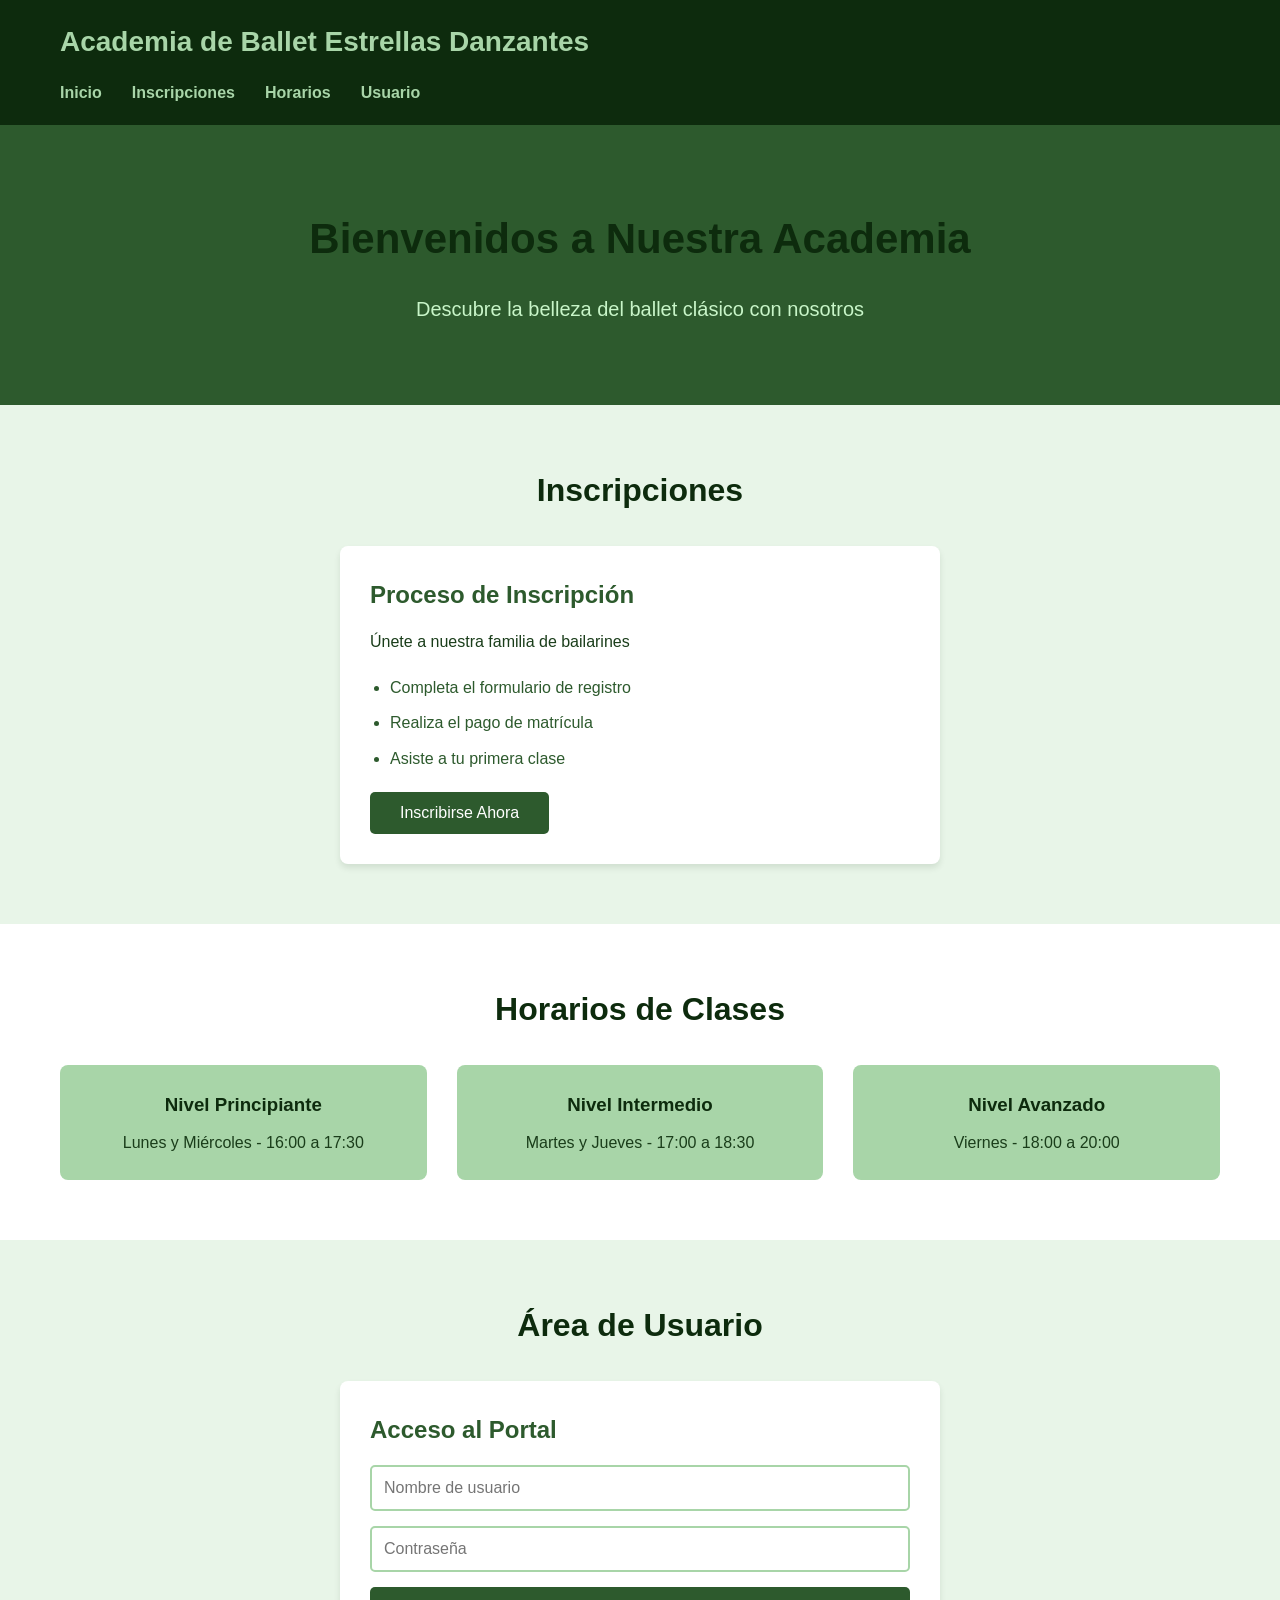
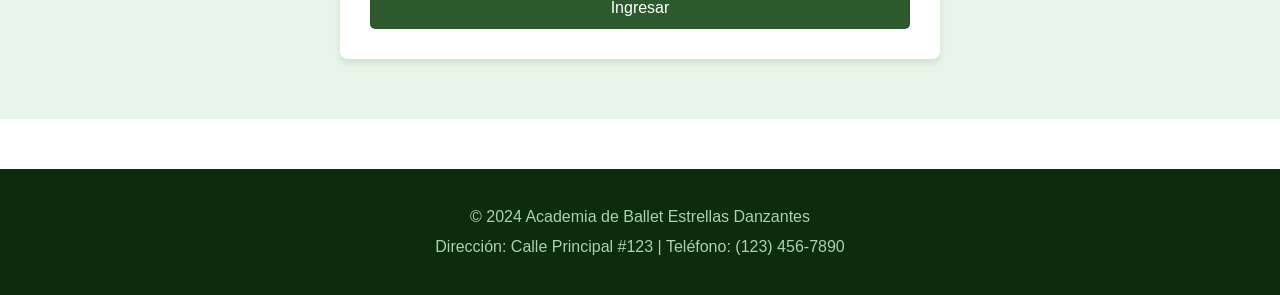
<file: index.html>
<!DOCTYPE html>
<html lang="es">
<head>
    <meta charset="UTF-8">
    <meta name="viewport" content="width=device-width, initial-scale=1.0">
    <title>Academia de Ballet Estrellas Danzantes</title>
    <link rel="stylesheet" href="styles.css">
</head>
<body>
    <header>
        <div class="container">
            <h1>Academia de Ballet Estrellas Danzantes</h1>
            <nav>
                <ul>
                    <li><a href="#inicio">Inicio</a></li>
                    <li><a href="#inscripciones">Inscripciones</a></li>
                    <li><a href="#horarios">Horarios</a></li>
                    <li><a href="#usuario">Usuario</a></li>
                </ul>
            </nav>
        </div>
    </header>

    <main>
        <section id="inicio" class="hero">
            <div class="container">
                <h2>Bienvenidos a Nuestra Academia</h2>
                <p>Descubre la belleza del ballet clásico con nosotros</p>
            </div>
        </section>

        <section id="inscripciones">
            <div class="container">
                <h2>Inscripciones</h2>
                <div class="card">
                    <h3>Proceso de Inscripción</h3>
                    <p>Únete a nuestra familia de bailarines</p>
                    <ul>
                        <li>Completa el formulario de registro</li>
                        <li>Realiza el pago de matrícula</li>
                        <li>Asiste a tu primera clase</li>
                    </ul>
                    <button>Inscribirse Ahora</button>
                </div>
            </div>
        </section>

        <section id="horarios">
            <div class="container">
                <h2>Horarios de Clases</h2>
                <div class="schedule">
                    <div class="schedule-item">
                        <h3>Nivel Principiante</h3>
                        <p>Lunes y Miércoles - 16:00 a 17:30</p>
                    </div>
                    <div class="schedule-item">
                        <h3>Nivel Intermedio</h3>
                        <p>Martes y Jueves - 17:00 a 18:30</p>
                    </div>
                    <div class="schedule-item">
                        <h3>Nivel Avanzado</h3>
                        <p>Viernes - 18:00 a 20:00</p>
                    </div>
                </div>
            </div>
        </section>

        <section id="usuario">
            <div class="container">
                <h2>Área de Usuario</h2>
                <div class="card">
                    <h3>Acceso al Portal</h3>
                    <form>
                        <input type="text" placeholder="Nombre de usuario">
                        <input type="password" placeholder="Contraseña">
                        <button type="submit">Ingresar</button>
                    </form>
                </div>
            </div>
        </section>
    </main>

    <footer>
        <div class="container">
            <p>&copy; 2024 Academia de Ballet Estrellas Danzantes</p>
            <p>Dirección: Calle Principal #123 | Teléfono: (123) 456-7890</p>
        </div>
    </footer>

    <script src="script.js"></script>
</body>
</html>
</file>
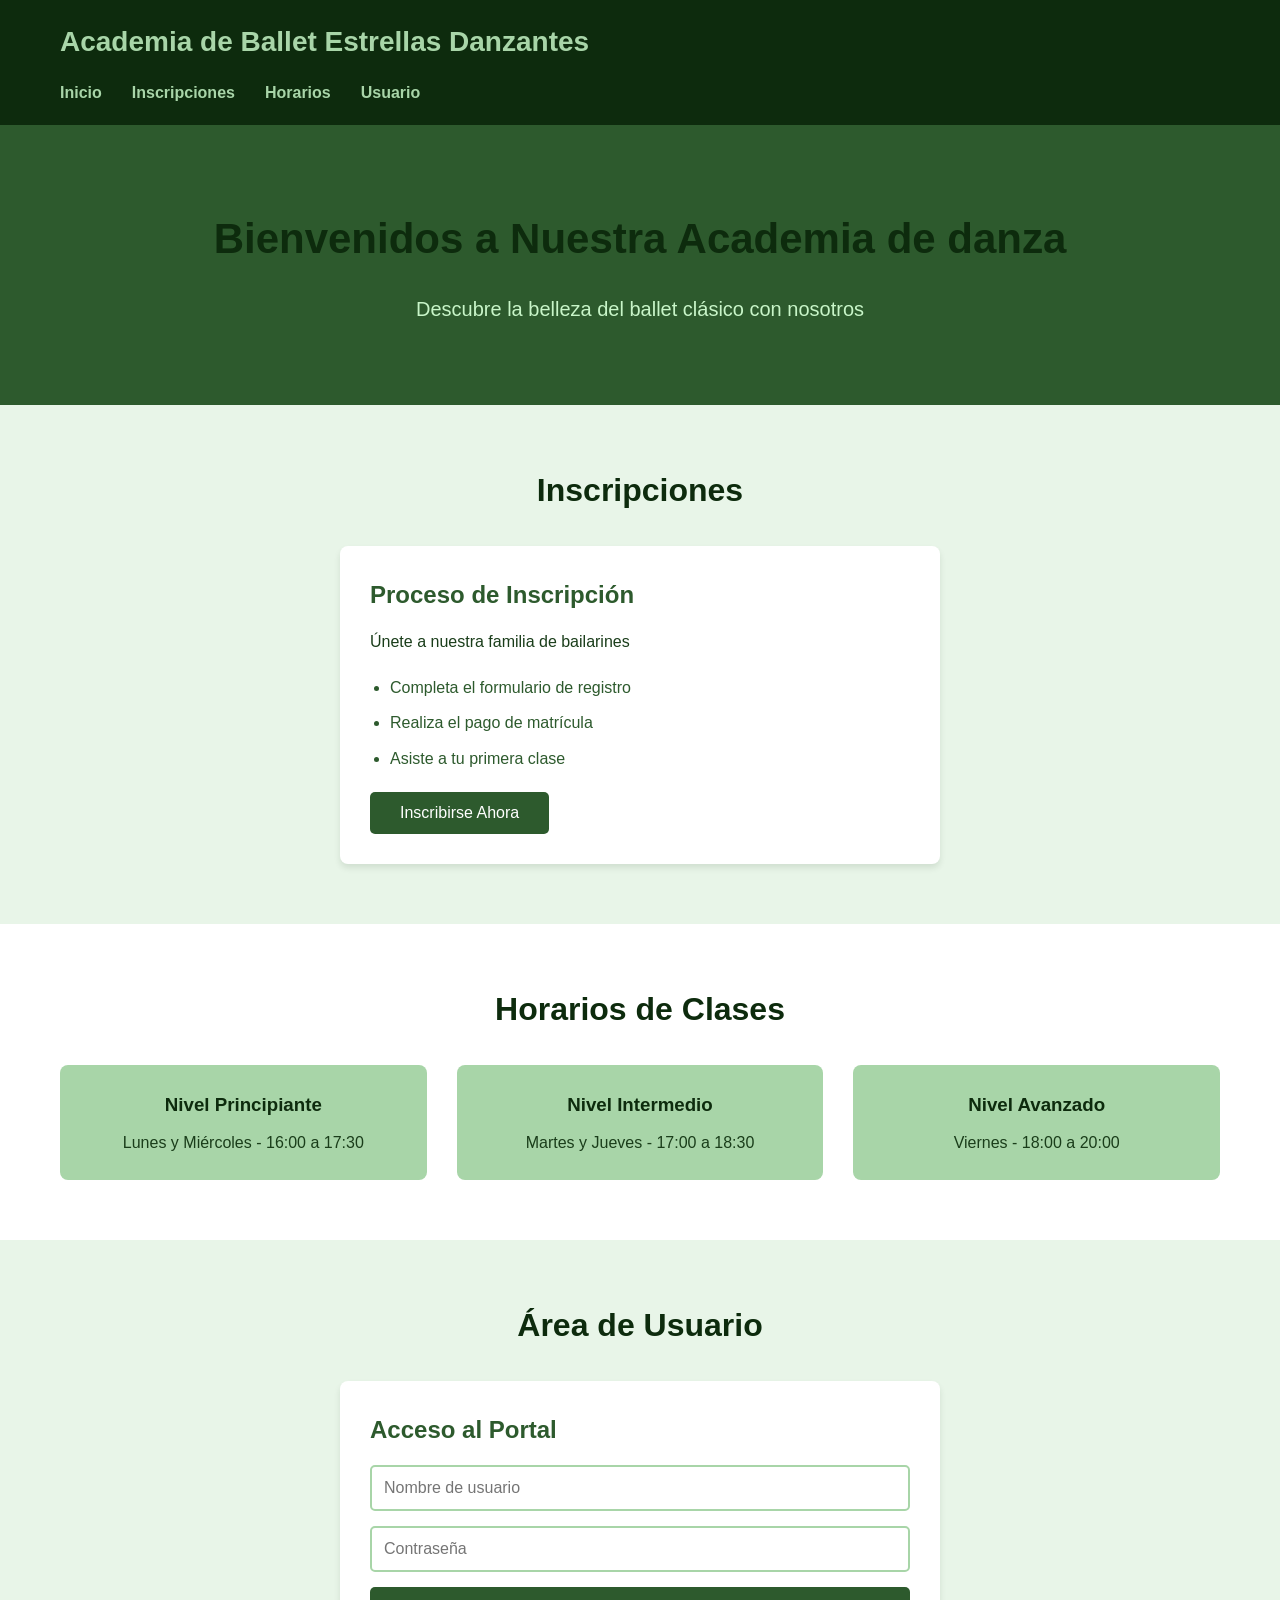
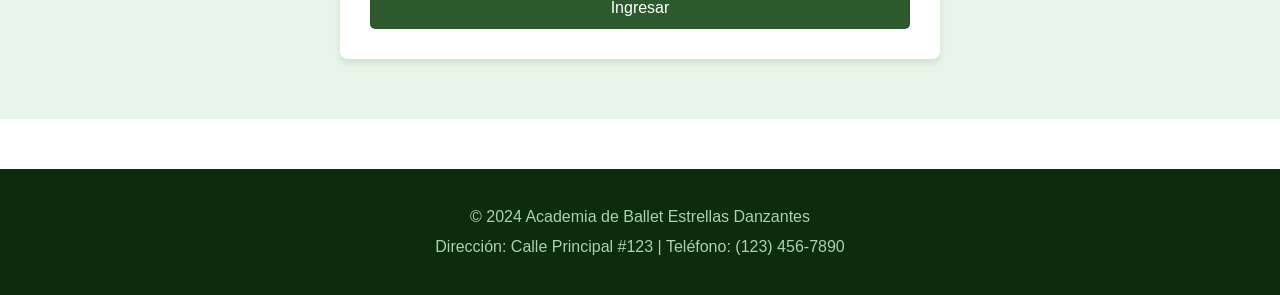
<file: public/index.html>
<!DOCTYPE html>
<html lang="es">
<head>
    <meta charset="UTF-8">
    <meta name="viewport" content="width=device-width, initial-scale=1.0">
    <title>Academia de Ballet Estrellas Danzantes</title>
    <link rel="stylesheet" href="styles.css">
</head>
<body>
    <header>
        <div class="container">
            <h1>Academia de Ballet Estrellas Danzantes</h1>
            <nav>
                <ul>
                    <li><a href="#inicio">Inicio</a></li>
                    <li><a href="#inscripciones">Inscripciones</a></li>
                    <li><a href="#horarios">Horarios</a></li>
                    <li><a href="#usuario">Usuario</a></li>
                </ul>
            </nav>
        </div>
    </header>

    <main>
        <section id="inicio" class="hero">
            <div class="container">
                <h2>Bienvenidos a Nuestra Academia de danza</h2>
                <p>Descubre la belleza del ballet clásico con nosotros</p>
            </div>
        </section>

        <section id="inscripciones">
            <div class="container">
                <h2>Inscripciones</h2>
                <div class="card">
                    <h3>Proceso de Inscripción</h3>
                    <p>Únete a nuestra familia de bailarines</p>
                    <ul>
                        <li>Completa el formulario de registro</li>
                        <li>Realiza el pago de matrícula</li>
                        <li>Asiste a tu primera clase</li>
                    </ul>
                    <button>Inscribirse Ahora</button>
                </div>
            </div>
        </section>

        <section id="horarios">
            <div class="container">
                <h2>Horarios de Clases</h2>
                <div class="schedule">
                    <div class="schedule-item">
                        <h3>Nivel Principiante</h3>
                        <p>Lunes y Miércoles - 16:00 a 17:30</p>
                    </div>
                    <div class="schedule-item">
                        <h3>Nivel Intermedio</h3>
                        <p>Martes y Jueves - 17:00 a 18:30</p>
                    </div>
                    <div class="schedule-item">
                        <h3>Nivel Avanzado</h3>
                        <p>Viernes - 18:00 a 20:00</p>
                    </div>
                </div>
            </div>
        </section>

        <section id="usuario">
            <div class="container">
                <h2>Área de Usuario</h2>
                <div class="card">
                    <h3>Acceso al Portal</h3>
                    <form>
                        <input type="text" placeholder="Nombre de usuario">
                        <input type="password" placeholder="Contraseña">
                        <button type="submit">Ingresar</button>
                    </form>
                </div>
            </div>
        </section>
    </main>

    <footer>
        <div class="container">
            <p>&copy; 2024 Academia de Ballet Estrellas Danzantes</p>
            <p>Dirección: Calle Principal #123 | Teléfono: (123) 456-7890</p>
        </div>
    </footer>

    <script src="script.js"></script>
</body>
</html>
</file>
<file: styles.css>
* {
    margin: 0;
    padding: 0;
    box-sizing: border-box;
}

body {
    font-family: Arial, sans-serif;
    line-height: 1.6;
    color: #1a3d1a;
}

.container {
    max-width: 1200px;
    margin: 0 auto;
    padding: 0 20px;
}

header {
    background-color: #0d2b0d;
    color: #a8d5a8;
    padding: 20px 0;
}

header h1 {
    font-size: 28px;
    margin-bottom: 15px;
}

nav ul {
    list-style: none;
    display: flex;
    gap: 30px;
}

nav a {
    color: #a8d5a8;
    text-decoration: none;
    font-weight: bold;
    transition: color 0.3s;
}

nav a:hover {
    color: #c8f5c8;
}

main {
    min-height: 70vh;
}

.hero {
    background-color: #2d5a2d;
    color: white;
    padding: 80px 0;
    text-align: center;
}

.hero h2 {
    font-size: 42px;
    margin-bottom: 20px;
}

.hero p {
    font-size: 20px;
    color: #c8f5c8;
}

section {
    padding: 60px 0;
}

section:nth-child(even) {
    background-color: #e8f5e8;
}

h2 {
    color: #0d2b0d;
    font-size: 32px;
    margin-bottom: 30px;
    text-align: center;
}

.card {
    background-color: white;
    padding: 30px;
    border-radius: 8px;
    box-shadow: 0 4px 6px rgba(13, 43, 13, 0.1);
    max-width: 600px;
    margin: 0 auto;
}

.card h3 {
    color: #2d5a2d;
    margin-bottom: 15px;
    font-size: 24px;
}

.card p {
    margin-bottom: 15px;
    color: #1a3d1a;
}

.card ul {
    margin: 20px 0;
    padding-left: 20px;
}

.card li {
    margin: 10px 0;
    color: #2d5a2d;
}

button {
    background-color: #2d5a2d;
    color: white;
    padding: 12px 30px;
    border: none;
    border-radius: 5px;
    font-size: 16px;
    cursor: pointer;
    transition: background-color 0.3s;
}

button:hover {
    background-color: #1a3d1a;
}

.schedule {
    display: grid;
    grid-template-columns: repeat(auto-fit, minmax(300px, 1fr));
    gap: 30px;
    margin-top: 30px;
}

.schedule-item {
    background-color: #a8d5a8;
    padding: 25px;
    border-radius: 8px;
    text-align: center;
}

.schedule-item h3 {
    color: #0d2b0d;
    margin-bottom: 10px;
}

.schedule-item p {
    color: #1a3d1a;
    font-size: 16px;
}

form {
    display: flex;
    flex-direction: column;
    gap: 15px;
}

input {
    padding: 12px;
    border: 2px solid #a8d5a8;
    border-radius: 5px;
    font-size: 16px;
}

input:focus {
    outline: none;
    border-color: #2d5a2d;
}

footer {
    background-color: #0d2b0d;
    color: #a8d5a8;
    text-align: center;
    padding: 30px 0;
    margin-top: 50px;
}

footer p {
    margin: 5px 0;
}

@media (max-width: 768px) {
    nav ul {
        flex-direction: column;
        gap: 15px;
    }
    
    .hero h2 {
        font-size: 32px;
    }
    
    .schedule {
        grid-template-columns: 1fr;
    }
}
</file>
<file: public/styles.css>
* {
    margin: 0;
    padding: 0;
    box-sizing: border-box;
}

body {
    font-family: Arial, sans-serif;
    line-height: 1.6;
    color: #1a3d1a;
}

.container {
    max-width: 1200px;
    margin: 0 auto;
    padding: 0 20px;
}

header {
    background-color: #0d2b0d;
    color: #a8d5a8;
    padding: 20px 0;
}

header h1 {
    font-size: 28px;
    margin-bottom: 15px;
}

nav ul {
    list-style: none;
    display: flex;
    gap: 30px;
}

nav a {
    color: #a8d5a8;
    text-decoration: none;
    font-weight: bold;
    transition: color 0.3s;
}

nav a:hover {
    color: #c8f5c8;
}

main {
    min-height: 70vh;
}

.hero {
    background-color: #2d5a2d;
    color: white;
    padding: 80px 0;
    text-align: center;
}

.hero h2 {
    font-size: 42px;
    margin-bottom: 20px;
}

.hero p {
    font-size: 20px;
    color: #c8f5c8;
}

section {
    padding: 60px 0;
}

section:nth-child(even) {
    background-color: #e8f5e8;
}

h2 {
    color: #0d2b0d;
    font-size: 32px;
    margin-bottom: 30px;
    text-align: center;
}

.card {
    background-color: white;
    padding: 30px;
    border-radius: 8px;
    box-shadow: 0 4px 6px rgba(13, 43, 13, 0.1);
    max-width: 600px;
    margin: 0 auto;
}

.card h3 {
    color: #2d5a2d;
    margin-bottom: 15px;
    font-size: 24px;
}

.card p {
    margin-bottom: 15px;
    color: #1a3d1a;
}

.card ul {
    margin: 20px 0;
    padding-left: 20px;
}

.card li {
    margin: 10px 0;
    color: #2d5a2d;
}

button {
    background-color: #2d5a2d;
    color: white;
    padding: 12px 30px;
    border: none;
    border-radius: 5px;
    font-size: 16px;
    cursor: pointer;
    transition: background-color 0.3s;
}

button:hover {
    background-color: #1a3d1a;
}

.schedule {
    display: grid;
    grid-template-columns: repeat(auto-fit, minmax(300px, 1fr));
    gap: 30px;
    margin-top: 30px;
}

.schedule-item {
    background-color: #a8d5a8;
    padding: 25px;
    border-radius: 8px;
    text-align: center;
}

.schedule-item h3 {
    color: #0d2b0d;
    margin-bottom: 10px;
}

.schedule-item p {
    color: #1a3d1a;
    font-size: 16px;
}

form {
    display: flex;
    flex-direction: column;
    gap: 15px;
}

input {
    padding: 12px;
    border: 2px solid #a8d5a8;
    border-radius: 5px;
    font-size: 16px;
}

input:focus {
    outline: none;
    border-color: #2d5a2d;
}

footer {
    background-color: #0d2b0d;
    color: #a8d5a8;
    text-align: center;
    padding: 30px 0;
    margin-top: 50px;
}

footer p {
    margin: 5px 0;
}

@media (max-width: 768px) {
    nav ul {
        flex-direction: column;
        gap: 15px;
    }
    
    .hero h2 {
        font-size: 32px;
    }
    
    .schedule {
        grid-template-columns: 1fr;
    }
}
</file>
